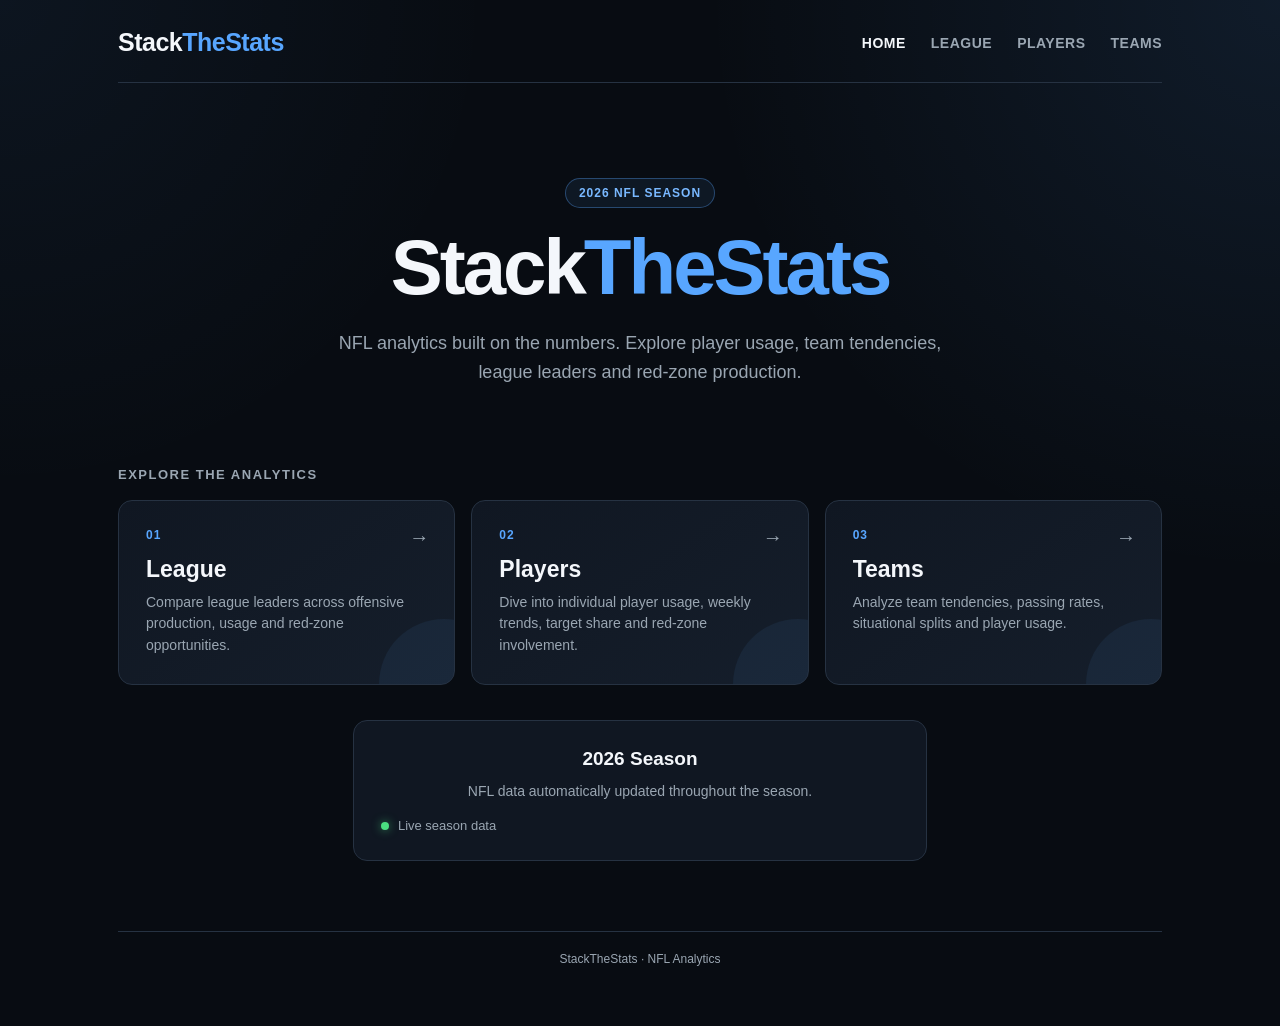
<file: index.html>
<!doctype html>
<html lang="en">

<head>
<meta charset="utf-8">
<meta name="viewport" content="width=device-width, initial-scale=1">

<title>StackTheStats | NFL Analytics</title>

<style>
:root {
    --bg: #080c12;
    --panel: #101722;
    --panel2: #151e2b;
    --text: #f4f7fb;
    --muted: #9aa6b2;
    --line: #263242;
    --accent: #58a6ff;
    --accent2: #79b8ff;
}

* {
    box-sizing: border-box;
}

html {
    scroll-behavior: smooth;
}

body {
    margin: 0;
    background:
        radial-gradient(circle at top right, rgba(88,166,255,.10), transparent 35%),
        radial-gradient(circle at top left, rgba(88,166,255,.06), transparent 30%),
        var(--bg);
    color: var(--text);
    font-family: Arial, Helvetica, sans-serif;
}

a {
    color: inherit;
    text-decoration: none;
}

.container {
    max-width: 1100px;
    margin: 0 auto;
    padding: 28px 28px 60px;
}

/* =========================
   HEADER
========================= */

.header {
    display: flex;
    align-items: center;
    justify-content: space-between;
    gap: 25px;
    padding-bottom: 25px;
    border-bottom: 1px solid var(--line);
}

.brand {
    font-size: 25px;
    font-weight: 800;
    letter-spacing: -0.5px;
}

.brand span {
    color: var(--accent);
}

.nav {
    display: flex;
    align-items: center;
    gap: 25px;
}

.nav a {
    color: var(--muted);
    font-size: 14px;
    font-weight: 700;
    letter-spacing: .5px;
    transition: .2s ease;
}

.nav a:hover,
.nav a.active {
    color: var(--text);
}

/* =========================
   HERO
========================= */

.hero {
    padding: 95px 0 80px;
    text-align: center;
}

.hero-badge {
    display: inline-block;
    padding: 7px 13px;
    border: 1px solid rgba(88,166,255,.35);
    border-radius: 999px;
    background: rgba(88,166,255,.08);
    color: var(--accent2);
    font-size: 12px;
    font-weight: 700;
    letter-spacing: 1px;
    text-transform: uppercase;
    margin-bottom: 22px;
}

.hero h1 {
    margin: 0;
    font-size: clamp(46px, 8vw, 78px);
    line-height: .95;
    letter-spacing: -3px;
    font-weight: 900;
}

.hero h1 span {
    color: var(--accent);
}

.hero p {
    max-width: 650px;
    margin: 25px auto 0;
    color: var(--muted);
    font-size: 18px;
    line-height: 1.6;
}

/* =========================
   ANALYTICS CARDS
========================= */

.section-title {
    margin: 0 0 18px;
    font-size: 13px;
    color: var(--muted);
    font-weight: 800;
    letter-spacing: 1.5px;
    text-transform: uppercase;
}

.cards {
    display: grid;
    grid-template-columns: repeat(3, 1fr);
    gap: 16px;
}

.card {
    position: relative;
    overflow: hidden;
    background: linear-gradient(145deg, var(--panel), var(--panel2));
    border: 1px solid var(--line);
    border-radius: 14px;
    padding: 27px;
    min-height: 185px;
    transition: transform .2s ease, border-color .2s ease, box-shadow .2s ease;
}

.card::after {
    content: "";
    position: absolute;
    width: 130px;
    height: 130px;
    right: -55px;
    bottom: -65px;
    background: var(--accent);
    opacity: .07;
    border-radius: 50%;
}

.card:hover {
    transform: translateY(-3px);
    border-color: rgba(88,166,255,.55);
    box-shadow: 0 12px 35px rgba(0,0,0,.25);
}

.card-number {
    color: var(--accent);
    font-size: 12px;
    font-weight: 800;
    letter-spacing: 1px;
}

.card h2 {
    margin: 14px 0 9px;
    font-size: 23px;
}

.card p {
    margin: 0;
    color: var(--muted);
    font-size: 14px;
    line-height: 1.55;
}

.card-arrow {
    position: absolute;
    right: 25px;
    top: 25px;
    color: var(--muted);
    font-size: 20px;
}

/* =========================
   INFO SECTION
========================= */

.info {
    margin-top: 35px;
    display: flex;
    justify-content: center;
}

.info-card {
    width: 55%;
    text-align: center;
}

.info-card {
    background: var(--panel);
    border: 1px solid var(--line);
    border-radius: 14px;
    padding: 27px;
}

.info-card h3 {
    margin: 0 0 10px;
    font-size: 19px;
}

.info-card p {
    margin: 0;
    color: var(--muted);
    font-size: 14px;
    line-height: 1.6;
}

.status {
    display: flex;
    align-items: center;
    gap: 9px;
    margin-top: 16px;
    color: var(--muted);
    font-size: 13px;
}

.status-dot {
    width: 8px;
    height: 8px;
    border-radius: 50%;
    background: #4ade80;
    box-shadow: 0 0 10px rgba(74,222,128,.6);
}

/* =========================
   FOOTER
========================= */

.footer {
    margin-top: 70px;
    padding-top: 20px;
    border-top: 1px solid var(--line);
    color: var(--muted);
    font-size: 12px;
    text-align: center;
}

/* =========================
   MOBILE
========================= */

@media (max-width: 750px) {

    .container {
        padding-left: 22px;
        padding-right: 22px;
    }

    .header {
        flex-direction: column;
        align-items: flex-start;
    }

    .nav {
        width: 100%;
        justify-content: space-between;
        gap: 10px;
    }

    .hero {
        padding: 70px 0 55px;
    }

    .hero h1 {
        letter-spacing: -2px;
    }

    .hero p {
        font-size: 16px;
    }

    .cards {
        grid-template-columns: 1fr;
    }

    .info {
        grid-template-columns: 1fr;
    }
}
</style>

</head>

<body>

<div class="container">

    <header class="header">

        <a href="index.html" class="brand">
            Stack<span>TheStats</span>
        </a>

        <nav class="nav">
            <a href="index.html" class="active">HOME</a>
            <a href="league.html">LEAGUE</a>
            <a href="players.html">PLAYERS</a>
            <a href="teams.html">TEAMS</a>
        </nav>

    </header>


    <main>

        <section class="hero">

            <div class="hero-badge">
                2026 NFL Season
            </div>

            <h1>
                Stack<span>TheStats</span>
            </h1>

            <p>
                NFL analytics built on the numbers.
                Explore player usage, team tendencies,
                league leaders and red-zone production.
            </p>

        </section>


        <section>

            <div class="section-title">
                Explore the Analytics
            </div>

            <div class="cards">

                <a href="league.html" class="card">

                    <div class="card-number">01</div>

                    <div class="card-arrow">→</div>

                    <h2>League</h2>

                    <p>
                        Compare league leaders across
                        offensive production, usage and
                        red-zone opportunities.
                    </p>

                </a>


                <a href="players.html" class="card">

                    <div class="card-number">02</div>

                    <div class="card-arrow">→</div>

                    <h2>Players</h2>

                    <p>
                        Dive into individual player usage,
                        weekly trends, target share and
                        red-zone involvement.
                    </p>

                </a>


                <a href="teams.html" class="card">

                    <div class="card-number">03</div>

                    <div class="card-arrow">→</div>

                    <h2>Teams</h2>

                    <p>
                        Analyze team tendencies, passing
                        rates, situational splits and
                        player usage.
                    </p>

                </a>

            </div>

        </section>


        <section class="info">

    <div class="info-card">

        <h3>2026 Season</h3>

        <p>
            NFL data automatically updated throughout the season.
        </p>

        <div class="status">
            <div class="status-dot"></div>
            Live season data
        </div>

    </div>

</section>
        
    </main>


    <footer class="footer">
        StackTheStats · NFL Analytics
    </footer>

</div>

</body>
</html>
</file>
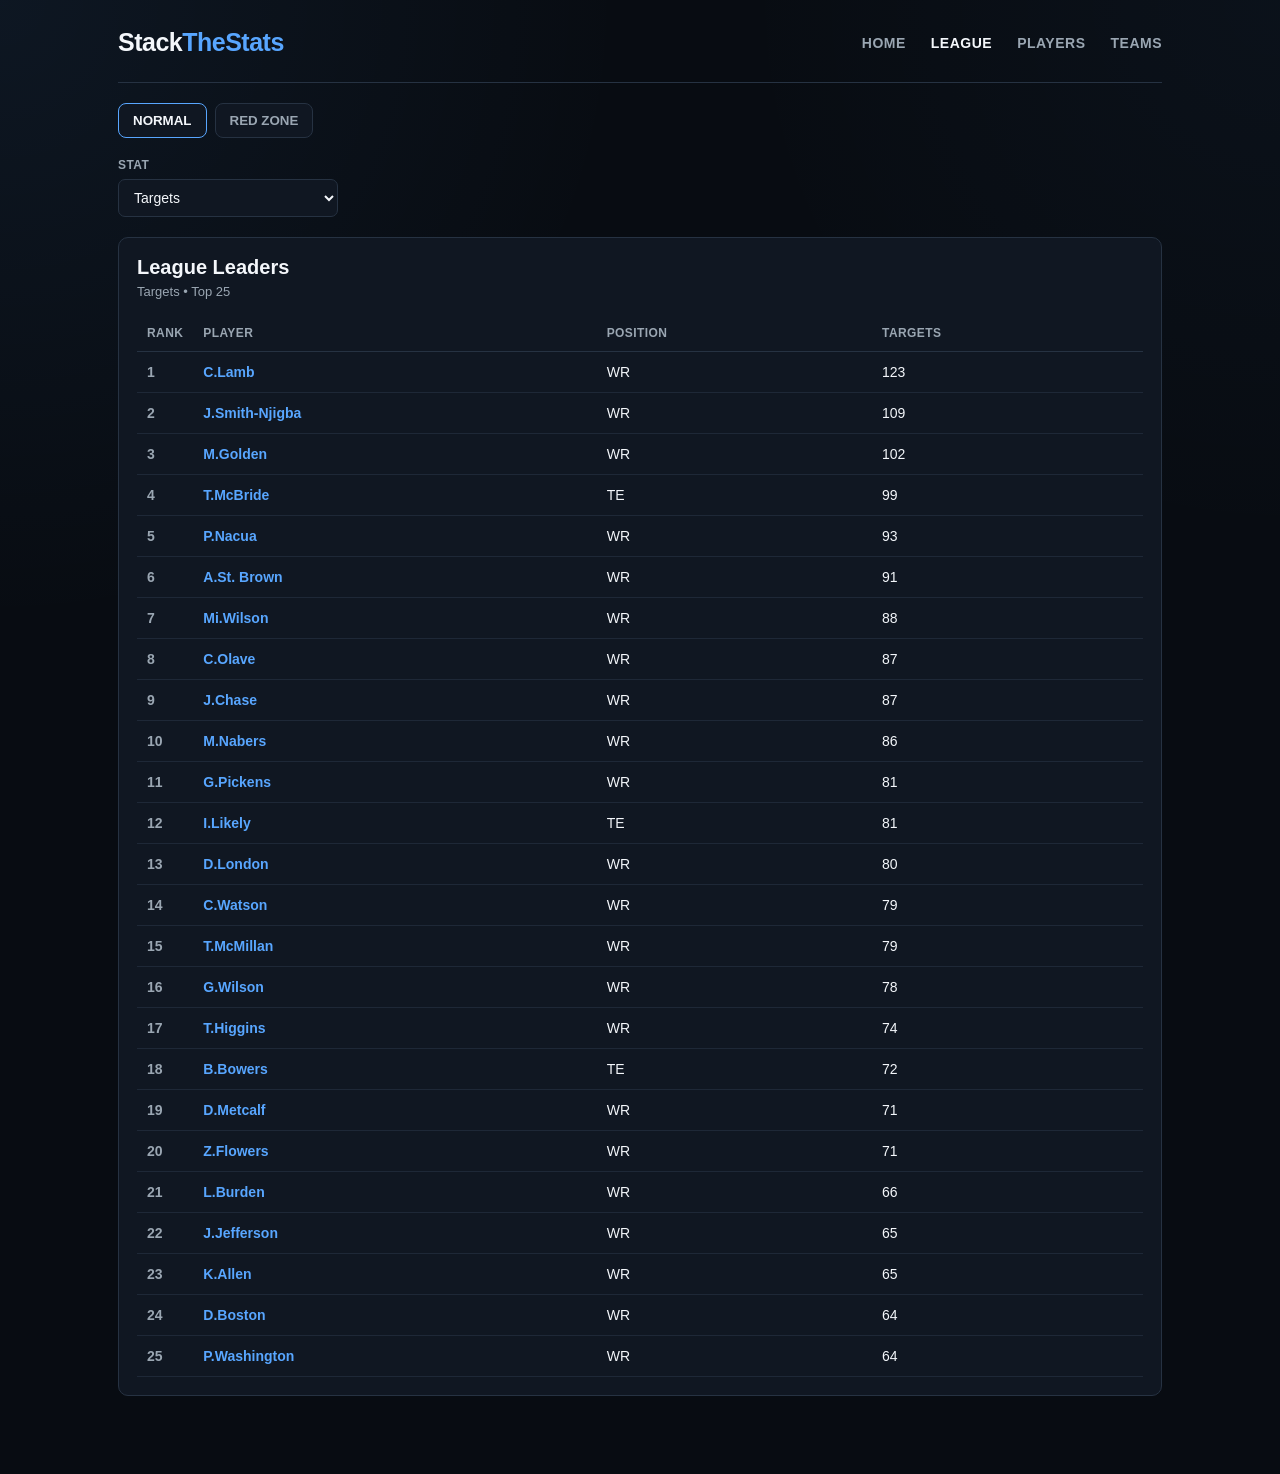
<file: league.html>
<!doctype html>
<html lang="en">

<head>

<meta charset="utf-8">
<meta name="viewport" content="width=device-width,initial-scale=1">

<title>StackTheStats | League</title>

<link rel="stylesheet" href="styles.css">

<style>

/* =========================
   LEAGUE PAGE
========================= */

.section-toggle {
    display: flex;
    gap: 8px;
    margin: 20px 0;
}

.section-toggle button {
    background: var(--panel);
    color: var(--muted);
    border: 1px solid var(--line);
    border-radius: 8px;
    padding: 9px 14px;
    font-weight: 700;
    cursor: pointer;
}

.section-toggle button:hover {
    color: var(--text);
}

.section-toggle button.active {
    color: var(--text);
    border-color: var(--accent);
}

/* =========================
   STAT SELECTOR
========================= */

.metric-select {
    margin-bottom: 20px;
}

.metric-select label {
    display: block;
    color: var(--muted);
    font-size: 12px;
    font-weight: 700;
    margin-bottom: 7px;
    text-transform: uppercase;
    letter-spacing: .4px;
}

.metric-select select {
    min-width: 220px;
}

/* =========================
   LEADERBOARD
========================= */

.leader-title {
    margin: 0 0 5px;
    font-size: 20px;
}

.leader-subtitle {
    margin: 0 0 16px;
    color: var(--muted);
    font-size: 13px;
}

.error {
    color: #ff7b72;
    padding: 10px 0;
}

.loading {
    color: var(--muted);
}

/* =========================
   MOBILE
========================= */

@media (max-width: 650px) {

    .section-toggle {
        width: 100%;
    }

    .section-toggle button {
        flex: 1;
    }

    .metric-select select {
        width: 100%;
    }
}

</style>

</head>

<body>

<div class="site">

    <!-- =========================
         HEADER
    ========================= -->

    <header class="header">

        <a href="index.html" class="brand">
            Stack<span>TheStats</span>
        </a>

        <nav class="nav">

            <a href="index.html">
                HOME
            </a>

            <a href="league.html" class="active">
                LEAGUE
            </a>

            <a href="players.html">
                PLAYERS
            </a>

            <a href="teams.html">
                TEAMS
            </a>

        </nav>

    </header>

    <!-- Keeps existing JavaScript working -->
    <div
        class="season"
        id="season"
        style="display:none;"
    >
        Loading season...
    </div>


    <!-- =========================
         NORMAL / RED ZONE
    ========================= -->

    <div class="section-toggle">

        <button
            id="normalBtn"
            class="active"
            type="button"
        >
            NORMAL
        </button>

        <button
            id="redzoneBtn"
            type="button"
        >
            RED ZONE
        </button>

    </div>


    <!-- =========================
         STAT SELECTOR
    ========================= -->

    <div class="metric-select">

        <label for="metricSelect">
            Stat
        </label>

        <select id="metricSelect">

            <option value="targets">
                Targets
            </option>

            <option value="receptions">
                Receptions
            </option>

            <option value="receiving_yards">
                Receiving Yards
            </option>

            <option value="receiving_tds">
                Receiving TDs
            </option>

            <option value="carries">
                Carries
            </option>

            <option value="rushing_yards">
                Rushing Yards
            </option>

            <option value="rushing_tds">
                Rushing TDs
            </option>

        </select>

    </div>


    <!-- =========================
         LEADERBOARD
    ========================= -->

    <div class="panel">

        <h2
            class="leader-title"
            id="leaderTitle"
        >
            League Leaders
        </h2>

        <p
            class="leader-subtitle"
            id="leaderSubtitle"
        >
            Loading...
        </p>

        <div id="tableWrap">

            <div class="loading">
                Loading league data...
            </div>

        </div>

    </div>

</div>


<script>

/* =========================
   STATE
========================= */

let DATA = null;
let section = "normal";
let metric = "targets";


/* =========================
   ELEMENTS
========================= */

const seasonEl =
    document.getElementById("season");

const normalBtn =
    document.getElementById("normalBtn");

const redzoneBtn =
    document.getElementById("redzoneBtn");

const metricSelect =
    document.getElementById("metricSelect");

const leaderTitle =
    document.getElementById("leaderTitle");

const leaderSubtitle =
    document.getElementById("leaderSubtitle");

const tableWrap =
    document.getElementById("tableWrap");


/* =========================
   NORMAL METRICS
========================= */

const normalMetrics = {

    targets: {
        label: "Targets",
        key: "targets"
    },

    receptions: {
        label: "Receptions",
        key: "receptions"
    },

    receiving_yards: {
        label: "Receiving Yards",
        key: "receiving_yards"
    },

    receiving_tds: {
        label: "Receiving TDs",
        key: "receiving_tds"
    },

    carries: {
        label: "Carries",
        key: "carries"
    },

    rushing_yards: {
        label: "Rushing Yards",
        key: "rushing_yards"
    },

    rushing_tds: {
        label: "Rushing TDs",
        key: "rushing_tds"
    }

};


/* =========================
   RED ZONE METRICS
   IMPORTANT:
   These keys match league.json
========================= */

const redzoneMetrics = {

    targets: {
        label: "Red Zone Targets",
        key: "red_zone_targets"
    },

    receptions: {
        label: "Red Zone Receptions",
        key: "red_zone_receptions"
    },

    receiving_yards: {
        label: "Red Zone Receiving Yards",
        key: "red_zone_receiving_yards"
    },

    receiving_tds: {
        label: "Red Zone Receiving TDs",
        key: "red_zone_receiving_touchdowns"
    },

    carries: {
        label: "Red Zone Carries",
        key: "red_zone_carries"
    },

    rushing_yards: {
        label: "Red Zone Rushing Yards",
        key: "red_zone_rushing_yards"
    },

    rushing_tds: {
        label: "Red Zone Rushing TDs",
        key: "red_zone_rushing_tds"
    }

};


/* =========================
   LOAD DATA
========================= */

async function loadData() {

    tableWrap.innerHTML =
        '<div class="loading">Loading league data...</div>';

    try {

        const response =
            await fetch(
                "data/league.json?ts=" +
                Date.now(),
                {
                    cache: "no-store"
                }
            );

        if (!response.ok) {
            throw new Error(
                "HTTP " + response.status
            );
        }

        DATA = await response.json();

        if (!DATA) {
            throw new Error(
                "No league data found."
            );
        }

        if (DATA.season) {

            seasonEl.textContent =
                `${DATA.season} Season`;

        }

        updateMetricOptions();

        render();

    } catch (error) {

        console.error(error);

        tableWrap.innerHTML = `
            <div class="error">
                Unable to load league data.
            </div>
        `;

        leaderSubtitle.textContent =
            "No league data found.";

    }

}


/* =========================
   UPDATE METRIC OPTIONS
========================= */

function updateMetricOptions() {

    const metrics =
        section === "redzone"
            ? redzoneMetrics
            : normalMetrics;

    metricSelect.innerHTML = "";

    Object.entries(metrics).forEach(
        ([key, value]) => {

            const option =
                document.createElement("option");

            option.value = key;

            option.textContent =
                value.label;

            metricSelect.appendChild(option);

        }
    );

    if (!metrics[metric]) {
        metric =
            Object.keys(metrics)[0];
    }

    metricSelect.value = metric;

}


/* =========================
   GET DATA
========================= */

function getRows() {

    if (!DATA) return [];

    const source =
        section === "redzone"
            ? DATA.red_zone
            : DATA.normal;

    if (!source) return [];

    const metricData =
        source[metric];

    if (Array.isArray(metricData)) {
        return metricData;
    }

    if (
        metricData &&
        Array.isArray(metricData.players)
    ) {
        return metricData.players;
    }

    return [];

}


/* =========================
   RENDER
========================= */

function render() {

    if (!DATA) return;

    const metrics =
        section === "redzone"
            ? redzoneMetrics
            : normalMetrics;

    const metricInfo =
        metrics[metric];

    leaderTitle.textContent =
        "League Leaders";

    leaderSubtitle.textContent =
        `${metricInfo.label} • Top 25`;

    const rows =
        getRows()
            .slice()
            .sort(
                (a, b) =>
                    Number(
                        b[metricInfo.key] || 0
                    )
                    -
                    Number(
                        a[metricInfo.key] || 0
                    )
            )
            .slice(0, 25);

    if (!rows.length) {

        tableWrap.innerHTML = `
            <div class="error">
                No league data found.
            </div>
        `;

        return;

    }


    let html = `
        <table>

            <thead>

                <tr>

                    <th>Rank</th>

                    <th>Player</th>

                    <th>Position</th>

                    <th>${metricInfo.label}</th>
    `;


    if (
        section === "redzone" &&
        metric === "targets"
    ) {

        html += `
                    <th>Share</th>
        `;

    }


    html += `
                </tr>

            </thead>

            <tbody>
    `;


    rows.forEach((row, index) => {

        const playerId =
            row.player_id ||
            row.gsis_id ||
            row.id ||
            "";

        const name =
            row.name ||
            row.display_name ||
            row.player_name ||
            "Unknown";

        const position =
            row.position ||
            "";

        const value =
            Number(
                row[metricInfo.key] || 0
            );


        /* =========================
           RED ZONE TARGET SHARE
        ========================= */

        let shareHtml = "";

        if (
            section === "redzone" &&
            metric === "targets"
        ) {

            const teamTargets =
                Number(
                    row.team_rz_targets ||
                    row.teamTargets ||
                    row.team_targets ||
                    0
                );

            const share =
                teamTargets > 0
                    ? (value / teamTargets) * 100
                    : 0;

            shareHtml = `
                <td class="share">

                    ${value}/${teamTargets}
                    (${share.toFixed(1)}%)

                    <div class="bar">

                        <div
                            style="width:${Math.min(
                                share,
                                100
                            )}%"
                        ></div>

                    </div>

                </td>
            `;

        }


        const playerLink =
            playerId
                ? `
                    <a
                        class="link"
                        href="player.html?id=${encodeURIComponent(playerId)}"
                    >
                        ${name}
                    </a>
                  `
                : name;


        html += `

            <tr>

                <td class="rank">
                    ${index + 1}
                </td>

                <td>
                    ${playerLink}
                </td>

                <td>
                    ${position}
                </td>

                <td>
                    ${value.toLocaleString()}
                </td>

                ${shareHtml}

            </tr>

        `;

    });


    html += `

            </tbody>

        </table>

    `;

    tableWrap.innerHTML = html;

}


/* =========================
   NORMAL BUTTON
========================= */

normalBtn.addEventListener(
    "click",
    () => {

        section = "normal";

        normalBtn.classList.add("active");

        redzoneBtn.classList.remove("active");

        metric = "targets";

        updateMetricOptions();

        render();

    }
);


/* =========================
   RED ZONE BUTTON
========================= */

redzoneBtn.addEventListener(
    "click",
    () => {

        section = "redzone";

        redzoneBtn.classList.add("active");

        normalBtn.classList.remove("active");

        metric = "targets";

        updateMetricOptions();

        render();

    }
);


/* =========================
   METRIC CHANGE
========================= */

metricSelect.addEventListener(
    "change",
    () => {

        metric =
            metricSelect.value;

        render();

    }
);


/* =========================
   START
========================= */

loadData();

</script>

</body>
</html>
</file>
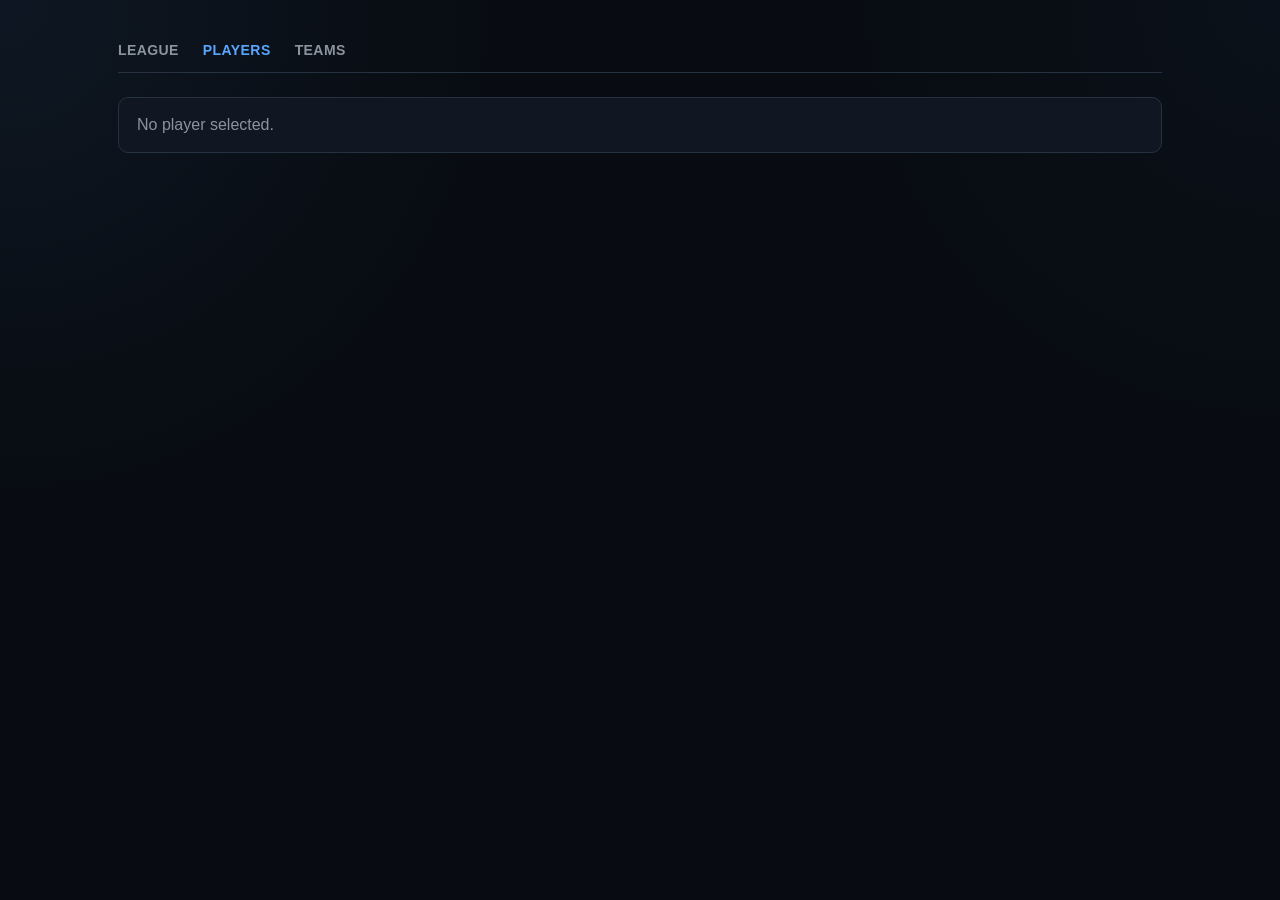
<file: player.html>
<!doctype html>
<html lang="en">

<head>
<meta charset="utf-8">
<meta name="viewport" content="width=device-width,initial-scale=1">

<title>NFL Analytics — Player</title>

<link rel="stylesheet" href="styles.css">

<style>

/* =========================
   PLAYER PAGE
========================= */

.player-header {
    margin-bottom: 24px;
}

.player-header h1 {
    margin: 0 0 6px 0;
}

.player-meta {
    color: #8b949e;
    font-size: 15px;
}


/* =========================
   SITE NAVIGATION
========================= */

.nav {
    display: flex !important;
    align-items: center !important;
    gap: 24px !important;
    margin: 0 0 24px 0 !important;
    padding: 14px 0 !important;
    border-bottom: 1px solid #263241 !important;
}

.nav a {
    color: #8b949e !important;
    text-decoration: none !important;
    font-size: 14px !important;
    font-weight: 600 !important;
    letter-spacing: .03em !important;
}

.nav a:hover {
    color: #ffffff !important;
    text-decoration: none !important;
}

.nav a.active {
    color: #58a6ff !important;
}


/* =========================
   BACK LINK
========================= */

.back-link {
    display: inline-block;
    margin-bottom: 18px;
    color: #58a6ff !important;
    text-decoration: none !important;
    font-size: 14px;
}

.back-link:hover {
    color: #ffffff !important;
    text-decoration: none !important;
}


/* =========================
   STAT CARDS
========================= */

.stat-grid {
    display: grid;
    grid-template-columns: repeat(auto-fit, minmax(150px, 1fr));
    gap: 12px;
    margin-bottom: 28px;
}

.stat-card {
    background: var(--panel);
    border: 1px solid #263241;
    border-radius: 10px;
    padding: 16px;
}

.stat-card-label {
    color: #8b949e;
    font-size: 12px;
    margin-bottom: 6px;
    text-transform: uppercase;
    letter-spacing: .04em;
}

.stat-card-value {
    font-size: 22px;
    font-weight: 700;
}

.stat-card-sub {
    color: #8b949e;
    font-size: 12px;
    margin-top: 4px;
}


/* =========================
   SECTIONS
========================= */

.section {
    margin-top: 30px;
}

.section h2 {
    margin-bottom: 6px;
}

.section-note {
    color: #8b949e;
    font-size: 13px;
    margin-bottom: 14px;
}


/* =========================
   WEEKLY TABLE
========================= */

.table-wrap {
    width: 100%;
    overflow-x: auto;
    -webkit-overflow-scrolling: touch;
    border: 1px solid #263241;
    border-radius: 10px;
}

.weekly-table {
    width: 100%;
    min-width: 780px;
    border-collapse: collapse;
    background: var(--panel);
}

.weekly-table th,
.weekly-table td {
    padding: 12px 14px;
    text-align: right;
    border-bottom: 1px solid #263241;
    white-space: nowrap;
}

.weekly-table th:first-child,
.weekly-table td:first-child {
    text-align: left;
}

.weekly-table th {
    background: var(--panel2);
    color: #c9d1d9;
    font-size: 12px;
    text-transform: uppercase;
    letter-spacing: .04em;
}

.weekly-table td {
    font-size: 14px;
}

.weekly-table tr:last-child td {
    border-bottom: none;
}

.weekly-table tbody tr:hover {
    background: rgba(255,255,255,.025);
}

.share {
    font-weight: 600;
}


/* =========================
   EMPTY / ERROR
========================= */

.message {
    background: var(--panel);
    border: 1px solid #263241;
    border-radius: 10px;
    padding: 18px;
    color: #8b949e;
}


/* =========================
   MOBILE
========================= */

@media (max-width: 600px) {

    .nav {
        gap: 18px !important;
        padding: 12px 0 !important;
    }

    .nav a {
        font-size: 13px !important;
    }

    .stat-grid {
        grid-template-columns: repeat(2, minmax(0, 1fr));
    }

    .stat-card {
        padding: 13px;
    }

    .stat-card-value {
        font-size: 19px;
    }

    .player-header h1 {
        font-size: 25px;
    }
}

</style>

<style>
.container {
    padding-left: 28px;
    padding-right: 28px;
}
</style>

</head>

<body>

<div class="container">

    <!-- NAVIGATION -->

    <nav class="nav">

        <a href="league.html">
            LEAGUE
        </a>

        <a href="players.html" class="active">
            PLAYERS
        </a>

        <a href="teams.html">
            TEAMS
        </a>

    </nav>


    <!-- PLAYER CONTENT -->

    <main id="playerContent">

        <div class="message">
            Loading player...
        </div>

    </main>

</div>


<script>

/* =========================
   PLAYER ID
========================= */

const params =
    new URLSearchParams(
        window.location.search
    );

const playerId =
    params.get("id");

const content =
    document.getElementById("playerContent");


/* =========================
   HELPERS
========================= */

function number(value) {

    if (
        value === null ||
        value === undefined ||
        value === ""
    ) {
        return "0";
    }

    const n = Number(value);

    if (!Number.isFinite(n)) {
        return "0";
    }

    return n.toLocaleString();

}


function percentage(value) {

    if (
        value === null ||
        value === undefined ||
        value === ""
    ) {
        return "0.0%";
    }

    const n = Number(value);

    if (!Number.isFinite(n)) {
        return "0.0%";
    }

    return n.toFixed(1) + "%";

}


/* =========================
   WEEKLY DATA
========================= */

function getWeekly(player) {

    if (Array.isArray(player.weekly)) {
        return player.weekly;
    }

    if (Array.isArray(player.weekly_usage)) {
        return player.weekly_usage;
    }

    return [];

}


/* =========================
   STAT CARD
========================= */

function statCard(
    label,
    value,
    sub = ""
) {

    return `
        <div class="stat-card">

            <div class="stat-card-label">
                ${label}
            </div>

            <div class="stat-card-value">
                ${value}
            </div>

            ${
                sub
                    ? `<div class="stat-card-sub">${sub}</div>`
                    : ""
            }

        </div>
    `;

}


/* =========================
   POSITION STATS
========================= */

function buildStats(player) {

    const position =
        player.position;

    let html =
        `<div class="stat-grid">`;


    /* =========================
       QB
    ========================= */

    if (position === "QB") {

        html += statCard(
            "Pass Attempts",
            number(
                player.attempts ??
                player.passing_attempts
            )
        );

        html += statCard(
            "Pass Yards",
            number(player.passing_yards)
        );

        html += statCard(
            "Pass TDs",
            number(
                player.passing_touchdowns ??
                player.passing_tds
            )
        );

        html += statCard(
            "Completions",
            number(player.completions)
        );

        html += statCard(
            "RZ Pass Attempts",
            number(
                player.red_zone_pass_attempts
            )
        );

        html += statCard(
            "RZ Pass TDs",
            number(
                player.red_zone_pass_touchdowns
            )
        );

        html += statCard(
            "Carries",
            number(player.carries)
        );

        html += statCard(
            "Rush Yards",
            number(player.rushing_yards)
        );

        html += statCard(
            "RZ Carries",
            number(
                player.red_zone_carries ??
                player.red_zone_rushes
            )
        );

    }


    /* =========================
       RB
    ========================= */

    else if (position === "RB") {

        html += statCard(
            "Carries",
            number(player.carries)
        );

        html += statCard(
            "Rush Yards",
            number(player.rushing_yards)
        );

        html += statCard(
            "Rush TDs",
            number(
                player.rushing_touchdowns ??
                player.rushing_tds
            )
        );

        html += statCard(
            "Targets",
            number(player.targets)
        );

        html += statCard(
            "Target Share",
            percentage(player.target_share)
        );

        html += statCard(
            "Receptions",
            number(player.receptions)
        );

        html += statCard(
            "Receiving Yards",
            number(player.receiving_yards)
        );

        html += statCard(
            "Receiving TDs",
            number(
                player.receiving_touchdowns ??
                player.receiving_tds
            )
        );

        html += statCard(
            "RZ Targets",
            number(player.red_zone_targets)
        );

        html += statCard(
            "RZ Target Share",
            percentage(
                player.red_zone_target_share
            )
        );

        html += statCard(
            "RZ Receptions",
            number(
                player.red_zone_receptions
            )
        );

        html += statCard(
            "RZ Receiving Yards",
            number(
                player.red_zone_receiving_yards
            )
        );

        html += statCard(
            "RZ Receiving TDs",
            number(
                player.red_zone_receiving_touchdowns
            )
        );

        html += statCard(
            "RZ Carries",
            number(
                player.red_zone_carries
            )
        );

    }


    /* =========================
       WR / TE
    ========================= */

    else {

        html += statCard(
            "Targets",
            number(player.targets)
        );

        html += statCard(
            "Target Share",
            percentage(player.target_share)
        );

        html += statCard(
            "Receptions",
            number(player.receptions)
        );

        html += statCard(
            "Receiving Yards",
            number(player.receiving_yards)
        );

        html += statCard(
            "Receiving TDs",
            number(
                player.receiving_touchdowns ??
                player.receiving_tds
            )
        );

        html += statCard(
            "RZ Targets",
            number(
                player.red_zone_targets
            )
        );

        html += statCard(
            "RZ Target Share",
            percentage(
                player.red_zone_target_share
            )
        );

        html += statCard(
            "RZ Receptions",
            number(
                player.red_zone_receptions
            )
        );

        html += statCard(
            "RZ Receiving Yards",
            number(
                player.red_zone_receiving_yards
            )
        );

        html += statCard(
            "RZ Receiving TDs",
            number(
                player.red_zone_receiving_touchdowns
            )
        );

        html += statCard(
            "RZ Carries",
            number(
                player.red_zone_carries
            )
        );

    }


    html += `</div>`;

    return html;

}


/* =========================
   WEEKLY TABLE
========================= */

function buildWeeklyTable(player) {

    const weekly =
        getWeekly(player);


    if (!weekly.length) {

        return `
            <div class="message">
                Weekly usage data is not available yet.
            </div>
        `;

    }


    const completedWeeks =
        [...weekly]
            .filter(
                row =>
                    row &&
                    row.week !== undefined
            )
            .sort(
                (a, b) =>
                    Number(a.week) -
                    Number(b.week)
            );


    if (!completedWeeks.length) {

        return `
            <div class="message">
                Weekly usage data is not available yet.
            </div>
        `;

    }


    let rows = "";


    for (const row of completedWeeks) {

        rows += `

            <tr>

                <td>
                    Week ${number(row.week)}
                </td>

                <td>
                    ${number(row.targets)}
                </td>

                <td class="share">
                    ${percentage(row.target_share)}
                </td>

                <td>
                    ${number(row.carries)}
                </td>

                <td>
                    ${number(row.receptions)}
                </td>

                <td>
                    ${number(row.red_zone_targets)}
                </td>

                <td class="share">
                    ${percentage(
                        row.red_zone_target_share
                    )}
                </td>

                <td>
                    ${number(
                        row.red_zone_carries
                    )}
                </td>

            </tr>

        `;

    }


    return `

        <div class="table-wrap">

            <table class="weekly-table">

                <thead>

                    <tr>

                        <th>Week</th>
                        <th>Targets</th>
                        <th>Target Share</th>
                        <th>Carries</th>
                        <th>Receptions</th>
                        <th>RZ Targets</th>
                        <th>RZ Target Share</th>
                        <th>RZ Carries</th>

                    </tr>

                </thead>

                <tbody>

                    ${rows}

                </tbody>

            </table>

        </div>

    `;

}


/* =========================
   LOAD PLAYER
========================= */

async function loadPlayer() {

    if (!playerId) {

        content.innerHTML = `
            <div class="message">
                No player selected.
            </div>
        `;

        return;

    }


    try {

        const response =
            await fetch(
                "data/players.json?ts=" +
                Date.now(),
                {
                    cache: "no-store"
                }
            );


        if (!response.ok) {

            throw new Error(
                "Unable to load player data."
            );

        }


        const raw =
            await response.json();


        /*
         * Support both:
         *
         * [ {...}, {...} ]
         *
         * and:
         *
         * {
         *   "season": 2026,
         *   "players": [ ... ]
         * }
         */

        const players =
            Array.isArray(raw)
                ? raw
                : Array.isArray(raw.players)
                    ? raw.players
                    : [];


        const player =
            players.find(
                p =>
                    String(p.player_id) ===
                    String(playerId)
            );


        if (!player) {

            content.innerHTML = `
                <div class="message">
                    Player not found.
                </div>
            `;

            return;

        }


        const playerName =
            player.player_name ||
            player.name ||
            "Unknown Player";


        const position =
            player.position ||
            "";


        const team =
            player.team ||
            "";


        document.title =
            `NFL Analytics — ${playerName}`;


        content.innerHTML = `

            <a
                class="back-link"
                href="players.html"
            >
                ← Back to Players
            </a>


            <div class="player-header">

                <h1>
                    ${playerName}
                </h1>

                <div class="player-meta">

                    ${position}

                    ${
                        position && team
                            ? " • "
                            : ""
                    }

                    ${team}

                </div>

            </div>


            ${buildStats(player)}


            <section class="section">

                <h2>
                    Weekly Usage
                </h2>

                <div class="section-note">
                    Completed regular-season weeks only
                </div>

                ${buildWeeklyTable(player)}

            </section>

        `;

    }


    catch (error) {

        console.error(error);

        content.innerHTML = `

            <div class="message">
                Unable to load player data.
            </div>

        `;

    }

}


/* =========================
   START
========================= */

loadPlayer();

</script>

</body>
</html>
</file>
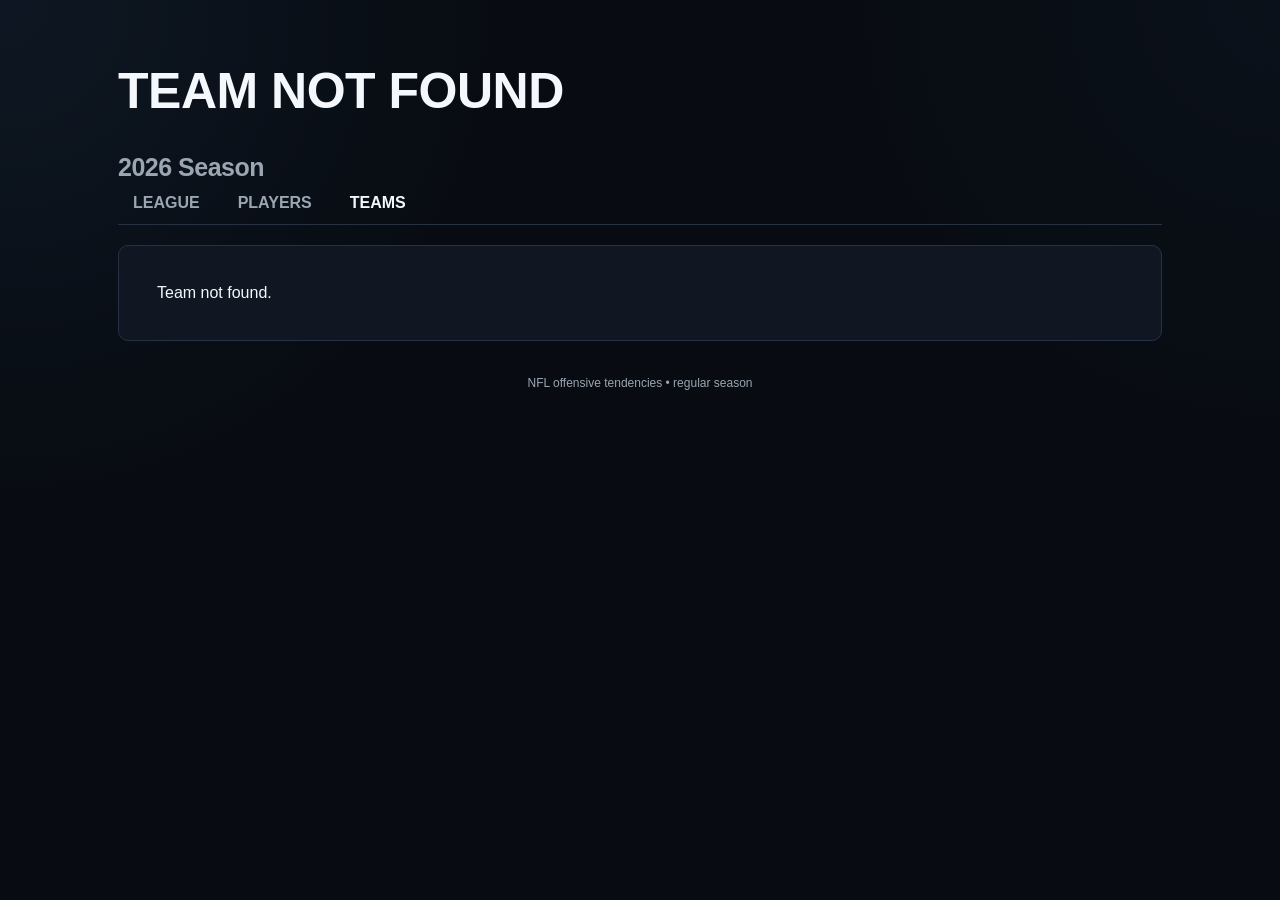
<file: team.html>
<!doctype html>
<html lang="en">

<head>
<meta charset="utf-8">
<meta name="viewport" content="width=device-width,initial-scale=1">
<title>NFL Analytics — Team</title>
<link rel="stylesheet" href="styles.css">
</head>

<body>

<div class="site">

    <div class="brand">

        <h1 id="title">
            TEAM
        </h1>

        <div
            class="season"
            id="season">
        </div>

    </div>


    <nav class="mainnav">

        <a href="league.html">
            LEAGUE
        </a>

        <a href="players.html">
            PLAYERS
        </a>

        <a
            class="active"
            href="teams.html">
            TEAMS
        </a>

    </nav>


    <div id="app"></div>


    <div class="footer">
        NFL offensive tendencies • regular season
    </div>

</div>


<script>

const id =
    new URLSearchParams(
        location.search
    ).get("id");


const app =
    document.getElementById("app");


const title =
    document.getElementById("title");


const season =
    document.getElementById("season");


function esc(value) {

    return String(value ?? "").replace(
        /[&<>"']/g,
        m => ({
            "&": "&amp;",
            "<": "&lt;",
            ">": "&gt;",
            '"': "&quot;",
            "'": "&#39;"
        }[m])
    );

}


function numberValue(value) {

    const n = Number(value);

    return Number.isFinite(n)
        ? n
        : 0;

}


function pct(value) {

    return (
        numberValue(value) * 100
    ).toFixed(1) + "%";

}


function rateBar(value) {

    const width =
        Math.max(
            0,
            Math.min(
                100,
                numberValue(value) * 100
            )
        );

    return `
        <div class="bar">
            <i style="width:${width}%"></i>
        </div>
    `;

}


function card(label, value) {

    return `

        <div class="card">

            <div class="muted">
                ${esc(label)}
            </div>

            <h2>
                ${pct(value)}
            </h2>

            ${rateBar(value)}

        </div>

    `;

}


function passRun(pass, runs) {

    return `
        ${numberValue(pass)}
        /
        ${numberValue(runs)}
    `;

}


fetch("data/teams.json")

.then(response => {

    if (!response.ok) {

        throw new Error(
            "HTTP " + response.status
        );

    }

    return response.json();

})

.then(data => {

    const teams =
        Array.isArray(data)
            ? data
            : (data.teams || []);


    const team =
        teams.find(
            t => t.team === id
        );


    season.textContent =
        (data.season || "") +
        " Season";


    if (!team) {

        title.textContent =
            "TEAM NOT FOUND";

        app.innerHTML = `

            <div class="panel">

                <div style="padding:20px">

                    Team not found.

                </div>

            </div>

        `;

        return;

    }


    title.textContent =
        team.team;


    app.innerHTML = `

        <section>

            <div class="panelhead">

                <h2>
                    Offensive Tendencies
                </h2>

                <div class="note">
                    Regular season
                </div>

            </div>


            <div
                class="grid"
                style="margin-bottom:28px"
            >

                ${card(
                    "Overall Pass Rate",
                    team.pass_rate
                )}

                ${card(
                    "Red Zone Pass Rate",
                    team.rz_pass_rate
                )}

                ${card(
                    "Trailing Pass Rate",
                    team.trailing_pass_rate
                )}

                ${card(
                    "Leading Pass Rate",
                    team.leading_pass_rate
                )}

                ${card(
                    "2-Minute Pass Rate",
                    team.two_minute_pass_rate
                )}

            </div>

        </section>


        <section>

            <div class="panel">

                <div class="panelhead">

                    <h2>
                        Pass Rate by Down
                    </h2>

                </div>


                <div style="overflow-x:auto">

                    <table>

                        <thead>

                            <tr>

                                <th>
                                    Down
                                </th>

                                <th>
                                    Pass Rate
                                </th>

                                <th>
                                    Pass / Run
                                </th>

                            </tr>

                        </thead>

                        <tbody>

                            ${(team.down_splits || [])
                                .map(x => `

                                <tr>

                                    <td>
                                        ${esc(x.down)}
                                    </td>

                                    <td>
                                        ${pct(x.pass_rate)}
                                    </td>

                                    <td>
                                        ${passRun(
                                            x.pass,
                                            x.runs
                                        )}
                                    </td>

                                </tr>

                            `)
                            .join("")}

                        </tbody>

                    </table>

                </div>

            </div>

        </section>


        <section style="margin-top:28px">

            <div class="panel">

                <div class="panelhead">

                    <h2>
                        Weekly Pass Rate
                    </h2>

                </div>


                <div style="overflow-x:auto">

                    <table>

                        <thead>

                            <tr>

                                <th>
                                    Week
                                </th>

                                <th>
                                    Pass Rate
                                </th>

                                <th>
                                    Pass / Run
                                </th>

                            </tr>

                        </thead>

                        <tbody>

                            ${(team.weekly || [])
                                .map(x => `

                                <tr>

                                    <td>
                                        ${esc(x.week)}
                                    </td>

                                    <td>
                                        ${pct(x.pass_rate)}
                                    </td>

                                    <td>
                                        ${passRun(
                                            x.pass,
                                            x.runs
                                        )}
                                    </td>

                                </tr>

                            `)
                            .join("")}

                        </tbody>

                    </table>

                </div>

            </div>

        </section>

    `;

})

.catch(error => {

    console.error(error);

    app.innerHTML = `

        <div class="panel">

            <div
                style="
                    padding:20px;
                    color:#ff6b6b
                "
            >

                Unable to load team data:
                ${esc(error.message)}

            </div>

        </div>

    `;

});

</script>

</body>
</html>
</file>
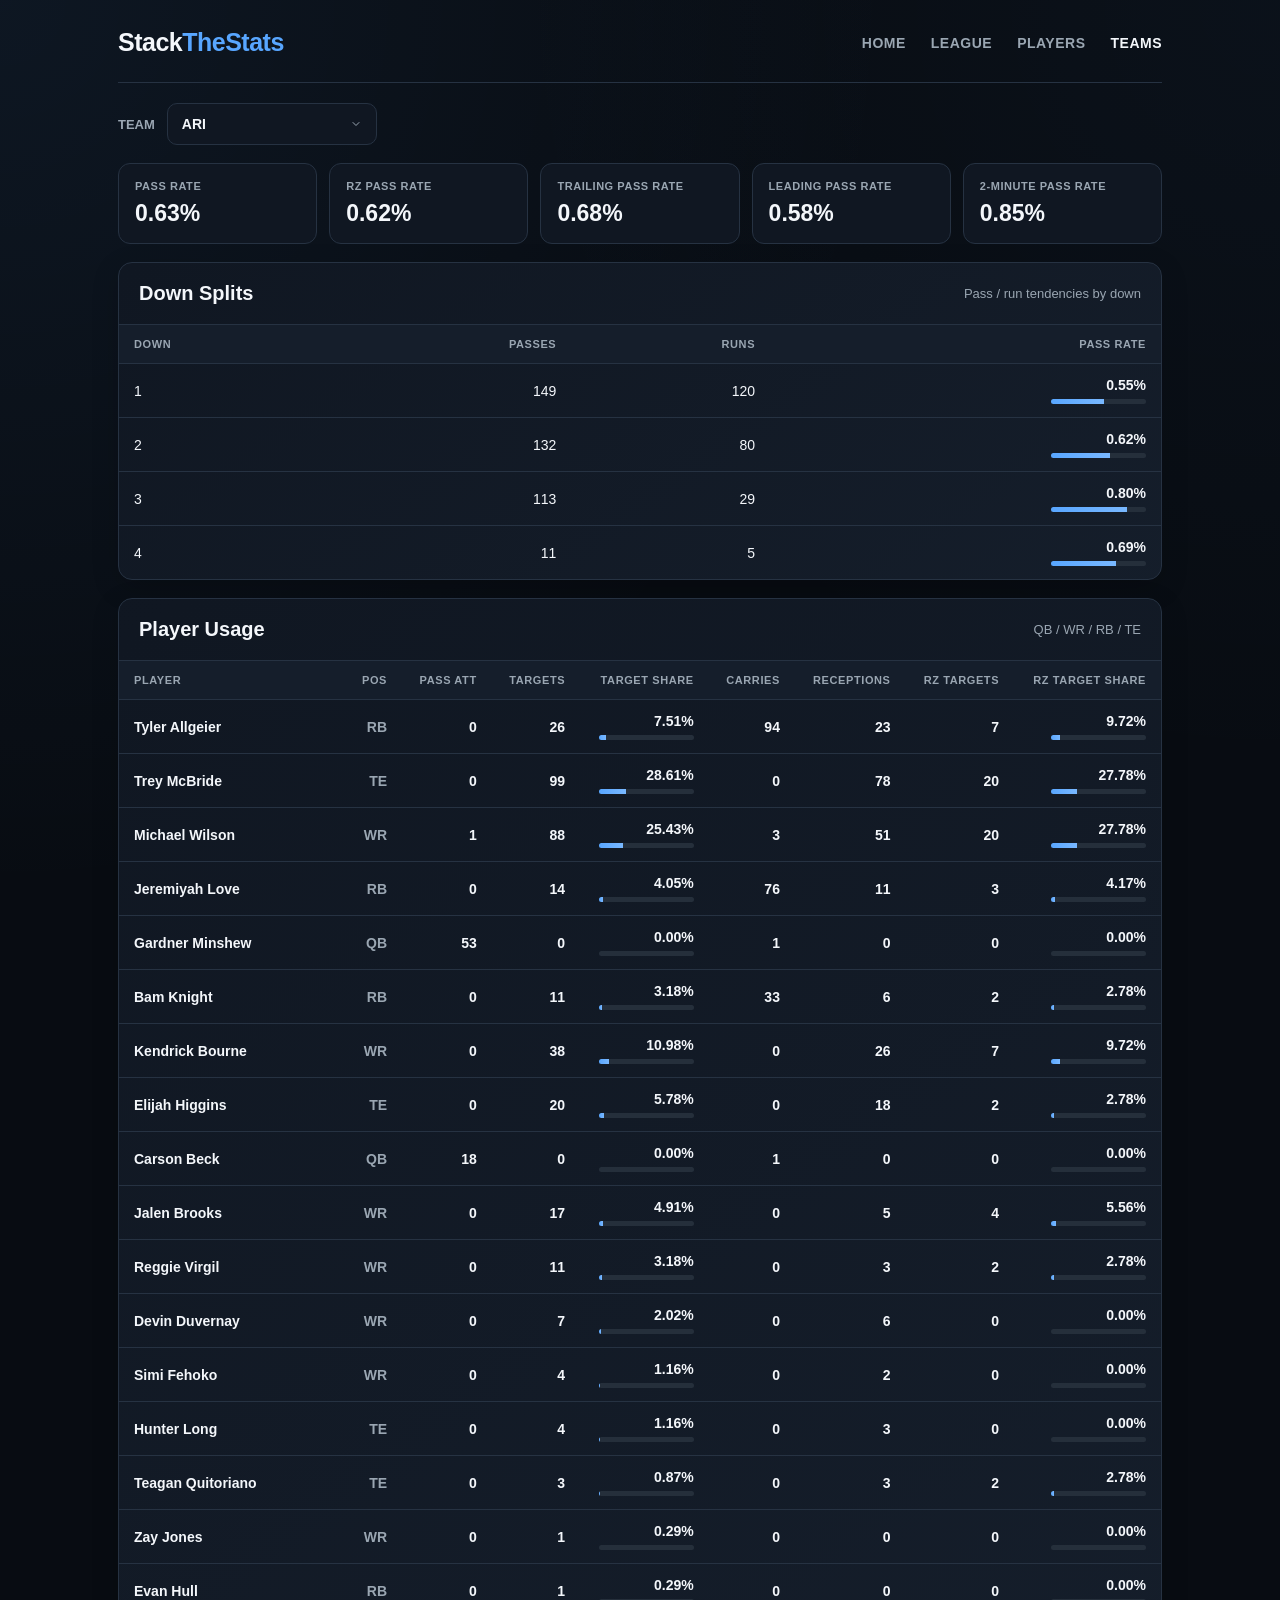
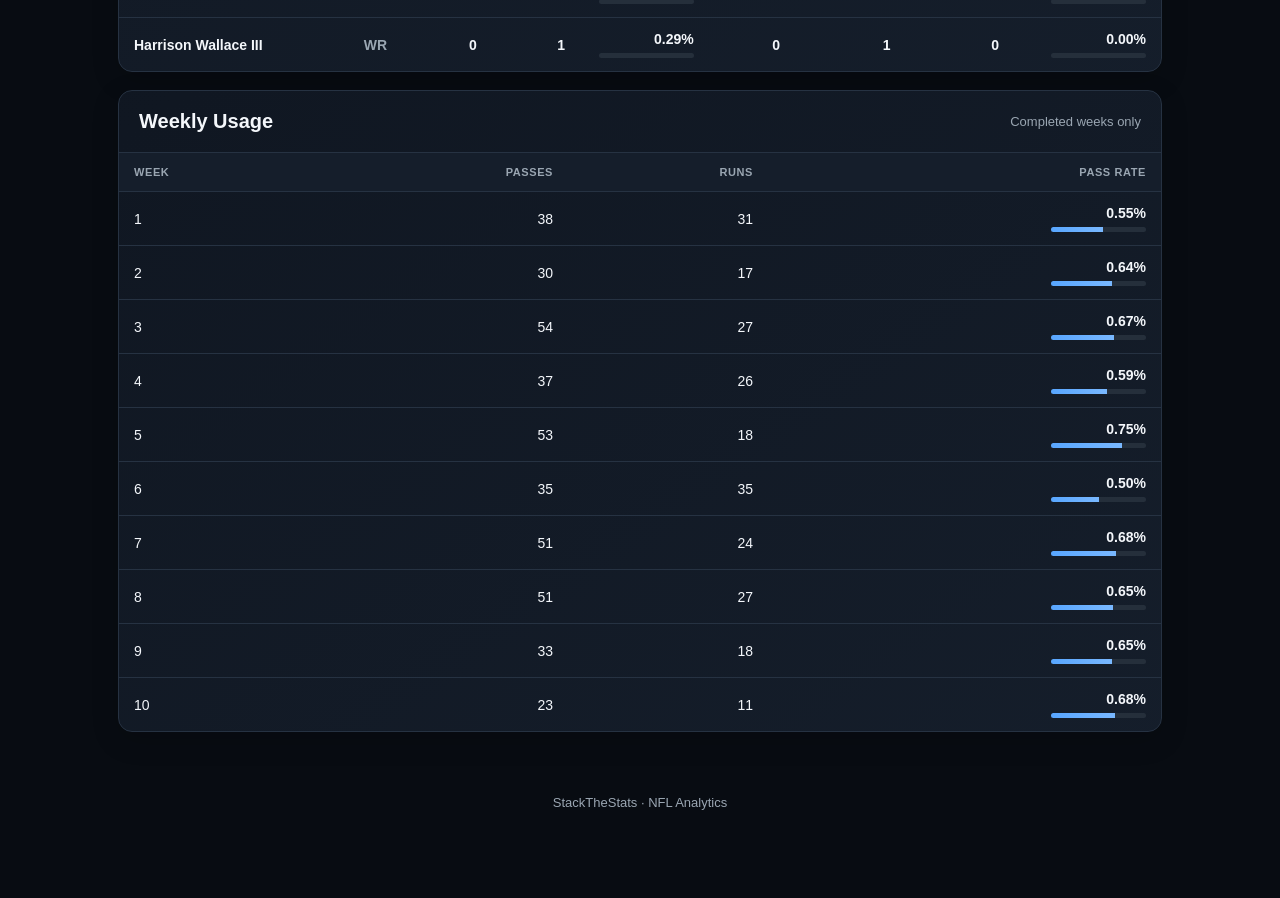
<file: teams.html>
<!doctype html>
<html lang="en">

<head>

<meta charset="utf-8">
<meta name="viewport" content="width=device-width,initial-scale=1">

<title>StackTheStats | Teams</title>

<link rel="stylesheet" href="styles.css">

<style>

/* =========================
   TEAM SELECTOR
========================= */

.team-controls {
    display: flex;
    align-items: center;
    gap: 12px;
    margin: 20px 0 18px;
}

.team-label {
    color: var(--muted);
    font-size: 13px;
    font-weight: 700;
}

.team-select {
    appearance: none;
    -webkit-appearance: none;

    min-width: 210px;

    padding: 12px 38px 12px 14px;

    color: var(--text);

    background:
        var(--panel)
        url("data:image/svg+xml,%3Csvg xmlns='http://www.w3.org/2000/svg' width='12' height='12' viewBox='0 0 24 24' fill='none' stroke='%239aa6b2' stroke-width='2' stroke-linecap='round' stroke-linejoin='round'%3E%3Cpolyline points='6 9 12 15 18 9'%3E%3C/polyline%3E%3C/svg%3E")
        no-repeat right 14px center;

    border: 1px solid var(--line);
    border-radius: 10px;

    font-size: 14px;
    font-weight: 600;

    cursor: pointer;
}

.team-select:focus {
    outline: none;
    border-color: var(--accent);
    box-shadow: 0 0 0 3px rgba(88,166,255,.10);
}


/* =========================
   SUMMARY
========================= */

.summary-grid {
    display: grid;
    grid-template-columns: repeat(5, minmax(0, 1fr));
    gap: 12px;
    margin-bottom: 18px;
}

.summary-card {
    background: var(--panel);
    border: 1px solid var(--line);
    border-radius: 12px;
    padding: 16px;
}

.summary-label {
    color: var(--muted);
    font-size: 11px;
    font-weight: 700;
    text-transform: uppercase;
    letter-spacing: .05em;
    margin-bottom: 8px;
}

.summary-value {
    color: var(--text);
    font-size: 23px;
    font-weight: 800;
}


/* =========================
   TEAM PANELS
========================= */

.team-panel {
    background:
        linear-gradient(
            145deg,
            rgba(16,23,34,.98),
            rgba(21,30,43,.98)
        );

    border: 1px solid var(--line);
    border-radius: 14px;

    overflow: hidden;

    margin-bottom: 18px;

    box-shadow: 0 8px 28px rgba(0,0,0,.16);
}

.team-panel-header {
    padding: 19px 20px;

    border-bottom: 1px solid var(--line);

    display: flex;
    justify-content: space-between;
    align-items: center;

    gap: 12px;
}

.team-panel-header h2 {
    margin: 0;
    font-size: 20px;
}

.team-panel-note {
    color: var(--muted);
    font-size: 13px;
}


/* =========================
   TABLES
========================= */

.table-wrap {
    width: 100%;
    overflow-x: auto;
    -webkit-overflow-scrolling: touch;
}

.team-table {
    width: 100%;
    border-collapse: collapse;
    min-width: 600px;
}

.team-table th,
.team-table td,
.player-table th,
.player-table td {
    padding: 13px 15px;
    border-bottom: 1px solid var(--line);
}

.team-table th,
.player-table th {
    color: var(--muted);

    font-size: 11px;

    text-transform: uppercase;

    letter-spacing: .6px;

    text-align: left;

    background: var(--panel2);
}

.team-table td,
.player-table td {
    font-size: 14px;
}

.team-table th:not(:first-child),
.team-table td:not(:first-child),
.player-table th:not(:first-child),
.player-table td:not(:first-child) {
    text-align: right;
}

.team-table tr:last-child td,
.player-table tr:last-child td {
    border-bottom: none;
}

.team-table tbody tr,
.player-table tbody tr {
    transition: background .15s ease;
}

.team-table tbody tr:hover,
.player-table tbody tr:hover {
    background: rgba(88,166,255,.035);
}

.player-table {
    width: 100%;
    border-collapse: collapse;
    min-width: 950px;
}


/* =========================
   PLAYER
========================= */

.player-cell {
    min-width: 220px;
    text-align: left !important;
}

.player-link {
    color: var(--text);
    text-decoration: none;
    font-weight: 700;
}

.player-link:hover {
    color: var(--accent2);
}

.position {
    color: var(--muted);
    font-weight: 700;
}

.value {
    font-weight: 700;
    white-space: nowrap;
}

.share-value {
    font-weight: 700;
    white-space: nowrap;
}


/* =========================
   SHARE BAR
========================= */

.share-bar {
    width: 95px;
    height: 5px;

    margin-left: auto;
    margin-top: 6px;

    background: #252f3b;

    border-radius: 99px;

    overflow: hidden;
}

.share-bar-fill {
    display: block;

    height: 100%;

    background:
        linear-gradient(
            90deg,
            var(--accent),
            var(--accent2)
        );
}


/* =========================
   MESSAGE / FOOTER
========================= */

.message {
    padding: 22px;
    color: var(--muted);
}

.footer {
    color: var(--muted);
    text-align: center;
    padding: 28px 0;
    font-size: 13px;
}


/* =========================
   MOBILE
========================= */

@media (max-width: 850px) {

    .summary-grid {
        grid-template-columns:
            repeat(2, minmax(0, 1fr));
    }

}

@media (max-width: 650px) {

    .team-controls {
        display: block;
    }

    .team-label {
        display: block;
        margin-bottom: 7px;
    }

    .team-select {
        width: 100%;
    }

    .summary-grid {
        grid-template-columns: 1fr 1fr;
    }

    .team-panel-header {
        display: block;
    }

    .team-panel-note {
        margin-top: 5px;
    }

}

</style>

</head>


<body>

<div class="site">


    <!-- =========================
         HEADER
    ========================= -->

    <header class="header">

        <a href="index.html" class="brand">
            Stack<span>TheStats</span>
        </a>

        <nav class="nav">

            <a href="index.html">
                HOME
            </a>

            <a href="league.html">
                LEAGUE
            </a>

            <a href="players.html">
                PLAYERS
            </a>

            <a href="teams.html" class="active">
                TEAMS
            </a>

        </nav>

    </header>


    <!-- Keeps existing JavaScript working -->
    <div
        class="season"
        id="season"
        style="display:none;"
    >
        Loading season...
    </div>


    <!-- =========================
         TEAM SELECTOR
    ========================= -->

    <div class="team-controls">

        <label
            class="team-label"
            for="teamSelect"
        >
            TEAM
        </label>

        <select
            id="teamSelect"
            class="team-select"
        ></select>

    </div>


    <!-- =========================
         SUMMARY
    ========================= -->

    <div
        class="summary-grid"
        id="summary"
    ></div>


    <!-- =========================
         DOWN SPLITS
    ========================= -->

    <section class="team-panel">

        <div class="team-panel-header">

            <h2>
                Down Splits
            </h2>

            <div
                class="team-panel-note"
                id="downNote"
            >
                Pass / run tendencies by down
            </div>

        </div>

        <div
            class="table-wrap"
            id="downTable"
        >

            <div class="message">
                Loading team data...
            </div>

        </div>

    </section>


    <!-- =========================
         PLAYER USAGE
    ========================= -->

    <section class="team-panel">

        <div class="team-panel-header">

            <h2>
                Player Usage
            </h2>

            <div class="team-panel-note">
                QB / WR / RB / TE
            </div>

        </div>

        <div
            class="table-wrap"
            id="playerTable"
        >

            <div class="message">
                Loading player data...
            </div>

        </div>

    </section>


    <!-- =========================
         WEEKLY USAGE
    ========================= -->

    <section class="team-panel">

        <div class="team-panel-header">

            <h2>
                Weekly Usage
            </h2>

            <div class="team-panel-note">
                Completed weeks only
            </div>

        </div>

        <div
            class="table-wrap"
            id="weeklyTable"
        >

            <div class="message">
                Loading team data...
            </div>

        </div>

    </section>


    <div class="footer">
        StackTheStats · NFL Analytics
    </div>


</div>


<script>

let TEAM_DATA = null;

let PLAYER_DATA = null;

let selectedTeam = "";


const seasonEl =
    document.getElementById("season");

const teamSelect =
    document.getElementById("teamSelect");

const summaryEl =
    document.getElementById("summary");

const downTableEl =
    document.getElementById("downTable");

const playerTableEl =
    document.getElementById("playerTable");

const weeklyTableEl =
    document.getElementById("weeklyTable");


/* =========================
   HELPERS
========================= */

function esc(value) {

    return String(value ?? "")
        .replace(
            /[&<>"']/g,
            char => ({
                "&": "&amp;",
                "<": "&lt;",
                ">": "&gt;",
                '"': "&quot;",
                "'": "&#39;"
            }[char])
        );

}


function formatNumber(value) {

    const number =
        Number(value);

    if (!Number.isFinite(number)) {
        return "0";
    }

    return number.toLocaleString();

}


function formatPercentage(value) {

    const number =
        Number(value);

    if (!Number.isFinite(number)) {
        return "0.0%";
    }

    return number.toFixed(2) + "%";

}


function getSelectedTeamData() {

    if (
        !TEAM_DATA ||
        !Array.isArray(TEAM_DATA.teams)
    ) {
        return null;
    }

    return TEAM_DATA.teams.find(
        team =>
            team.team === selectedTeam
    ) || null;

}


/* =========================
   TEAM DROPDOWN
========================= */

function renderTeamDropdown() {

    const teams =
        Array.isArray(TEAM_DATA?.teams)
            ? TEAM_DATA.teams
            : [];

    teamSelect.innerHTML = "";

    if (!teams.length) {

        teamSelect.innerHTML = `
            <option value="">
                No teams available
            </option>
        `;

        return;
    }


    teams.forEach(team => {

        const option =
            document.createElement("option");

        option.value =
            team.team;

        option.textContent =
            team.team;

        teamSelect.appendChild(option);

    });


    selectedTeam =
        teams[0].team;

    teamSelect.value =
        selectedTeam;

}


/* =========================
   SUMMARY
========================= */

function renderSummary(team) {

    if (!team) {

        summaryEl.innerHTML = `
            <div class="message">
                No team data available.
            </div>
        `;

        return;
    }


    const cards = [

        {
            label: "Pass Rate",
            value: formatPercentage(
                team.pass_rate
            )
        },

        {
            label: "RZ Pass Rate",
            value: formatPercentage(
                team.rz_pass_rate
            )
        },

        {
            label: "Trailing Pass Rate",
            value: formatPercentage(
                team.trailing_pass_rate
            )
        },

        {
            label: "Leading Pass Rate",
            value: formatPercentage(
                team.leading_pass_rate
            )
        },

        {
            label: "2-Minute Pass Rate",
            value: formatPercentage(
                team.two_minute_pass_rate
            )
        }

    ];


    summaryEl.innerHTML =
        cards.map(card => `

            <div class="summary-card">

                <div class="summary-label">
                    ${esc(card.label)}
                </div>

                <div class="summary-value">
                    ${esc(card.value)}
                </div>

            </div>

        `).join("");

}


/* =========================
   DOWN SPLITS
========================= */

function renderDownSplits(team) {

    const rows =
        Array.isArray(team?.down_splits)
            ? team.down_splits
            : [];


    if (!rows.length) {

        downTableEl.innerHTML = `
            <div class="message">
                No down-split data available.
            </div>
        `;

        return;

    }


    let html = `

        <table class="team-table">

            <thead>

                <tr>

                    <th>Down</th>
                    <th>Passes</th>
                    <th>Runs</th>
                    <th>Pass Rate</th>

                </tr>

            </thead>

            <tbody>

    `;


    rows.forEach(row => {

        const rate =
            Number(row.pass_rate || 0);


        html += `

            <tr>

                <td>
                    ${esc(row.down)}
                </td>

                <td>
                    ${formatNumber(row.pass)}
                </td>

                <td>
                    ${formatNumber(row.runs)}
                </td>

                <td>

                    <span class="value">
                        ${formatPercentage(rate)}
                    </span>

                    <div class="share-bar">

                        <span
                            class="share-bar-fill"
                            style="width:${Math.min(
                                Math.max(rate * 100, 0),
                                100
                            )}%"
                        ></span>

                    </div>

                </td>

            </tr>

        `;

    });


    html += `

            </tbody>

        </table>

    `;


    downTableEl.innerHTML =
        html;

}


/* =========================
   TEAM PLAYERS
========================= */

function getTeamPlayers() {

    if (!Array.isArray(PLAYER_DATA)) {
        return [];
    }


    const positions =
        new Set([
            "QB",
            "WR",
            "RB",
            "TE"
        ]);


    return PLAYER_DATA

        .filter(player => {

            if (!player) {
                return false;
            }

            if (
                player.team !==
                selectedTeam
            ) {
                return false;
            }

            if (
                !positions.has(
                    player.position
                )
            ) {
                return false;
            }


            const attempts =
                Number(
                    player.attempts ||
                    player.pass_attempts ||
                    0
                );

            const targets =
                Number(
                    player.targets || 0
                );

            const carries =
                Number(
                    player.carries || 0
                );

            const receptions =
                Number(
                    player.receptions || 0
                );

            const rzTargets =
                Number(
                    player.red_zone_targets ||
                    0
                );


            return (
                attempts > 0 ||
                targets > 0 ||
                carries > 0 ||
                receptions > 0 ||
                rzTargets > 0
            );

        })

        .sort((a, b) => {

            const usageA =
                Number(
                    a.attempts ||
                    a.pass_attempts ||
                    0
                ) +
                Number(a.targets || 0) +
                Number(a.carries || 0);


            const usageB =
                Number(
                    b.attempts ||
                    b.pass_attempts ||
                    0
                ) +
                Number(b.targets || 0) +
                Number(b.carries || 0);


            return usageB - usageA;

        });

}


/* =========================
   PLAYER USAGE
========================= */

function renderPlayerUsage() {

    const players =
        getTeamPlayers();


    if (!players.length) {

        playerTableEl.innerHTML = `
            <div class="message">
                No player usage data available.
            </div>
        `;

        return;
    }


    let html = `

        <table class="player-table">

            <thead>

                <tr>

                    <th>Player</th>
                    <th>Pos</th>
                    <th>Pass Att</th>
                    <th>Targets</th>
                    <th>Target Share</th>
                    <th>Carries</th>
                    <th>Receptions</th>
                    <th>RZ Targets</th>
                    <th>RZ Target Share</th>

                </tr>

            </thead>

            <tbody>

    `;


    players.forEach(player => {

        const playerId =
            player.player_id || "";


        const playerName =
            player.player_name ||
            player.name ||
            "Unknown Player";


        const position =
            player.position || "";


        const attempts =
            Number(
                player.attempts ||
                player.pass_attempts ||
                0
            );


        const targets =
            Number(
                player.targets || 0
            );


        const targetShare =
            Number(
                player.target_share || 0
            );


        const carries =
            Number(
                player.carries || 0
            );


        const receptions =
            Number(
                player.receptions || 0
            );


        const rzTargets =
            Number(
                player.red_zone_targets ||
                0
            );


        const rzShare =
            Number(
                player.red_zone_target_share ||
                0
            );


        const safeTargetShare =
            Math.min(
                Math.max(targetShare, 0),
                100
            );


        const safeRzShare =
            Math.min(
                Math.max(rzShare, 0),
                100
            );


        html += `

            <tr>

                <td class="player-cell">

                    <a
                        class="player-link"
                        href="player.html?id=${encodeURIComponent(
                            playerId
                        )}"
                    >
                        ${esc(playerName)}
                    </a>

                </td>

                <td class="position">
                    ${esc(position)}
                </td>

                <td class="value">
                    ${formatNumber(attempts)}
                </td>

                <td class="value">
                    ${formatNumber(targets)}
                </td>

                <td class="share-value">

                    ${formatPercentage(targetShare)}

                    <div class="share-bar">

                        <span
                            class="share-bar-fill"
                            style="width:${safeTargetShare}%"
                        ></span>

                    </div>

                </td>

                <td class="value">
                    ${formatNumber(carries)}
                </td>

                <td class="value">
                    ${formatNumber(receptions)}
                </td>

                <td class="value">
                    ${formatNumber(rzTargets)}
                </td>

                <td class="share-value">

                    ${formatPercentage(rzShare)}

                    <div class="share-bar">

                        <span
                            class="share-bar-fill"
                            style="width:${safeRzShare}%"
                        ></span>

                    </div>

                </td>

            </tr>

        `;

    });


    html += `

            </tbody>

        </table>

    `;


    playerTableEl.innerHTML =
        html;

}


/* =========================
   WEEKLY
========================= */

function renderWeekly(team) {

    const rows =
        Array.isArray(team?.weekly)
            ? team.weekly
            : [];


    if (!rows.length) {

        weeklyTableEl.innerHTML = `
            <div class="message">
                No weekly data available.
            </div>
        `;

        return;

    }


    let html = `

        <table class="team-table">

            <thead>

                <tr>

                    <th>Week</th>
                    <th>Passes</th>
                    <th>Runs</th>
                    <th>Pass Rate</th>

                </tr>

            </thead>

            <tbody>

    `;


    rows.forEach(row => {

        const rate =
            Number(
                row.pass_rate || 0
            );


        html += `

            <tr>

                <td>
                    ${formatNumber(row.week)}
                </td>

                <td>
                    ${formatNumber(row.pass)}
                </td>

                <td>
                    ${formatNumber(row.runs)}
                </td>

                <td>

                    <span class="value">
                        ${formatPercentage(rate)}
                    </span>

                    <div class="share-bar">

                        <span
                            class="share-bar-fill"
                            style="width:${Math.min(
                                Math.max(rate * 100, 0),
                                100
                            )}%"
                        ></span>

                    </div>

                </td>

            </tr>

        `;

    });


    html += `

            </tbody>

        </table>

    `;


    weeklyTableEl.innerHTML =
        html;

}


/* =========================
   RENDER TEAM
========================= */

function renderTeam() {

    const team =
        getSelectedTeamData();


    if (!team) {

        summaryEl.innerHTML = `
            <div class="message">
                No team data available.
            </div>
        `;

        downTableEl.innerHTML = `
            <div class="message">
                No team data available.
            </div>
        `;

        playerTableEl.innerHTML = `
            <div class="message">
                No player data available.
            </div>
        `;

        weeklyTableEl.innerHTML = `
            <div class="message">
                No team data available.
            </div>
        `;

        return;
    }


    renderSummary(team);

    renderDownSplits(team);

    renderPlayerUsage();

    renderWeekly(team);

}


/* =========================
   TEAM CHANGE
========================= */

teamSelect.addEventListener(
    "change",
    () => {

        selectedTeam =
            teamSelect.value;

        renderTeam();

    }
);


/* =========================
   LOAD DATA
========================= */

async function loadTeamData() {

    try {

        const [
            teamResponse,
            playerResponse
        ] = await Promise.all([

            fetch(
                "data/teams.json?ts=" +
                Date.now(),
                {
                    cache: "no-store"
                }
            ),

            fetch(
                "data/players.json?ts=" +
                Date.now(),
                {
                    cache: "no-store"
                }
            )

        ]);


        if (!teamResponse.ok) {

            throw new Error(
                "Unable to load team data."
            );

        }


        if (!playerResponse.ok) {

            throw new Error(
                "Unable to load player data."
            );

        }


        TEAM_DATA =
            await teamResponse.json();


        const playerJson =
            await playerResponse.json();


        PLAYER_DATA =
            Array.isArray(playerJson)
                ? playerJson
                : (
                    playerJson.players ||
                    []
                );


        seasonEl.textContent =
            `${TEAM_DATA.season} Season`;


        renderTeamDropdown();

        renderTeam();

    }


    catch (error) {

        console.error(error);


        seasonEl.textContent =
            "Season unavailable";


        summaryEl.innerHTML = `
            <div class="message">
                Unable to load team data.
            </div>
        `;


        downTableEl.innerHTML = `
            <div class="message">
                Unable to load team data.
            </div>
        `;


        playerTableEl.innerHTML = `
            <div class="message">
                Unable to load player data.
            </div>
        `;


        weeklyTableEl.innerHTML = `
            <div class="message">
                Unable to load team data.
            </div>
        `;

    }

}


/* =========================
   START
========================= */

loadTeamData();

</script>

</body>

</html>
</file>
<file: styles.css>
:root {
    --bg: #080c12;
    --panel: #101722;
    --panel2: #151e2b;
    --text: #f4f7fb;
    --muted: #9aa6b2;
    --line: #263242;
    --accent: #58a6ff;
    --accent2: #79b8ff;
}

* {
    box-sizing: border-box;
}

html {
    background: var(--bg);
}

body {
    margin: 0;
    min-height: 100vh;

    background:
        radial-gradient(
            circle at top left,
            rgba(88,166,255,.07),
            transparent 32%
        ),
        radial-gradient(
            circle at top right,
            rgba(88,166,255,.035),
            transparent 28%
        ),
        var(--bg);

    color: var(--text);

    font-family:
        Arial,
        Helvetica,
        sans-serif;
}

/* =========================
   MAIN CONTAINER
========================= */

.container,
.site {
    max-width: 1100px;
    margin: 0 auto;
    padding: 28px 28px 60px;
}

/* =========================
   HOME-STYLE HEADER
========================= */

.header {
    display: flex;
    align-items: center;
    justify-content: space-between;
    gap: 25px;

    padding-bottom: 25px;

    border-bottom: 1px solid var(--line);
}

.brand {
    color: var(--text);
    text-decoration: none;

    font-size: 25px;
    font-weight: 800;

    letter-spacing: -0.5px;
}

.brand span {
    color: var(--accent);
}

.nav {
    display: flex;
    align-items: center;
    gap: 25px;
}

.nav a {
    color: var(--muted);

    text-decoration: none;

    font-size: 14px;
    font-weight: 700;

    letter-spacing: .5px;

    transition: .2s ease;
}

.nav a:hover,
.nav a.active {
    color: var(--text);
}

/* =========================
   OLD NAV SUPPORT
========================= */

.mainnav {
    display: flex;
    align-items: center;
    gap: 8px;
    flex-wrap: wrap;

    border-bottom: 1px solid var(--line);

    margin-bottom: 20px;
}

.mainnav a {
    color: var(--muted);

    background: transparent;

    border: 0;

    padding: 12px 15px;

    text-decoration: none;

    font-weight: 700;

    transition: color .15s ease;
}

.mainnav a:hover,
.mainnav a.active {
    color: var(--text);
}

/* =========================
   PAGE HEADER
========================= */

.page-header {
    margin-bottom: 20px;
}

.page-header h1 {
    margin: 0 0 6px 0;

    font-size: 32px;
    font-weight: 800;

    letter-spacing: -.7px;
}

.season,
.muted,
.meta,
.note {
    color: var(--muted);
}

/* =========================
   SECTION TOGGLE
========================= */

.section-toggle {
    display: flex;
    gap: 8px;

    margin: 20px 0;
}

.section-toggle button {
    background: var(--panel);

    color: var(--muted);

    border: 1px solid var(--line);
    border-radius: 8px;

    padding: 9px 14px;

    font-weight: 700;

    cursor: pointer;
}

.section-toggle button:hover {
    color: var(--text);
}

.section-toggle button.active {
    color: var(--text);
    border-color: var(--accent);
}

/* =========================
   METRIC BAR
========================= */

.metricbar {
    display: flex;
    gap: 8px;
    flex-wrap: wrap;

    margin-bottom: 18px;
}

.metricbar button {
    background: var(--panel);

    color: var(--muted);

    border: 1px solid var(--line);
    border-radius: 8px;

    padding: 9px 14px;

    font-weight: 700;

    cursor: pointer;
}

.metricbar button:hover {
    color: var(--text);
}

.metricbar button.active {
    color: var(--text);

    border-color: var(--accent);

    background: var(--panel2);
}

/* =========================
   CONTROLS
========================= */

.controls {
    display: flex;
    gap: 10px;
    flex-wrap: wrap;

    margin-bottom: 18px;
}

select,
input {
    background: var(--panel);

    color: var(--text);

    border: 1px solid var(--line);
    border-radius: 7px;

    padding: 9px 11px;

    font-size: 14px;
}

select:focus,
input:focus {
    outline: none;

    border-color: var(--accent);
}

/* =========================
   PANELS
========================= */

.panel {
    background: var(--panel);

    border: 1px solid var(--line);

    border-radius: 10px;

    padding: 18px;

    margin-bottom: 18px;

    overflow-x: auto;
}

.panel h2,
.panel h3 {
    margin-top: 0;
}

/* =========================
   TABLES
========================= */

table {
    width: 100%;

    border-collapse: collapse;

    font-size: 14px;
}

th {
    color: var(--muted);

    font-size: 12px;
    font-weight: 700;

    text-transform: uppercase;

    letter-spacing: .4px;

    text-align: left;

    padding: 11px 10px;

    border-bottom: 1px solid var(--line);

    white-space: nowrap;
}

td {
    padding: 12px 10px;

    border-bottom: 1px solid rgba(38,50,66,.65);

    white-space: nowrap;
}

tbody tr:hover {
    background: rgba(255,255,255,.025);
}

/* =========================
   LINKS
========================= */

a {
    color: inherit;
}

.link {
    color: var(--accent);

    text-decoration: none;

    font-weight: 700;
}

.link:hover {
    color: var(--accent2);
    text-decoration: underline;
}

/* =========================
   RANK
========================= */

.rank {
    color: var(--muted);

    font-weight: 700;

    width: 45px;
}

/* =========================
   SHARE
========================= */

.share {
    min-width: 130px;
}

.bar {
    height: 5px;

    margin-top: 5px;

    background: var(--panel2);

    border-radius: 5px;

    overflow: hidden;
}

.bar > div {
    height: 100%;

    background: var(--accent);
}

/* =========================
   GRID / CARDS
========================= */

.grid {
    display: grid;

    grid-template-columns:
        repeat(auto-fit, minmax(180px, 1fr));

    gap: 12px;
}

.card {
    background: var(--panel);

    border: 1px solid var(--line);

    border-radius: 9px;

    padding: 15px;
}

.card h3 {
    margin: 0 0 5px;

    font-size: 13px;

    color: var(--muted);
}

.card .value {
    font-size: 24px;

    font-weight: 800;
}

/* =========================
   SORT BUTTONS
========================= */

.sort-button {
    background: transparent;

    color: var(--muted);

    border: 0;

    cursor: pointer;

    font-weight: 700;
}

.sort-button:hover {
    color: var(--text);
}

/* =========================
   WIDE TABLES
========================= */

.panel table {
    min-width: 900px;
}

/* =========================
   FOOTER
========================= */

.footer {
    color: var(--muted);

    font-size: 12px;

    text-align: center;

    margin-top: 35px;
}

/* =========================
   MOBILE
========================= */

@media (max-width: 650px) {

    .container,
    .site {
        padding: 22px 18px 40px;
    }

    .header {
        align-items: flex-start;

        flex-direction: column;

        gap: 18px;
    }

    .nav {
        width: 100%;

        gap: 18px;

        flex-wrap: wrap;
    }

    .brand {
        font-size: 24px;
    }

    .panel {
        padding: 14px;
    }

    table {
        font-size: 13px;
    }

    th,
    td {
        padding: 10px 8px;
    }
}
</file>
